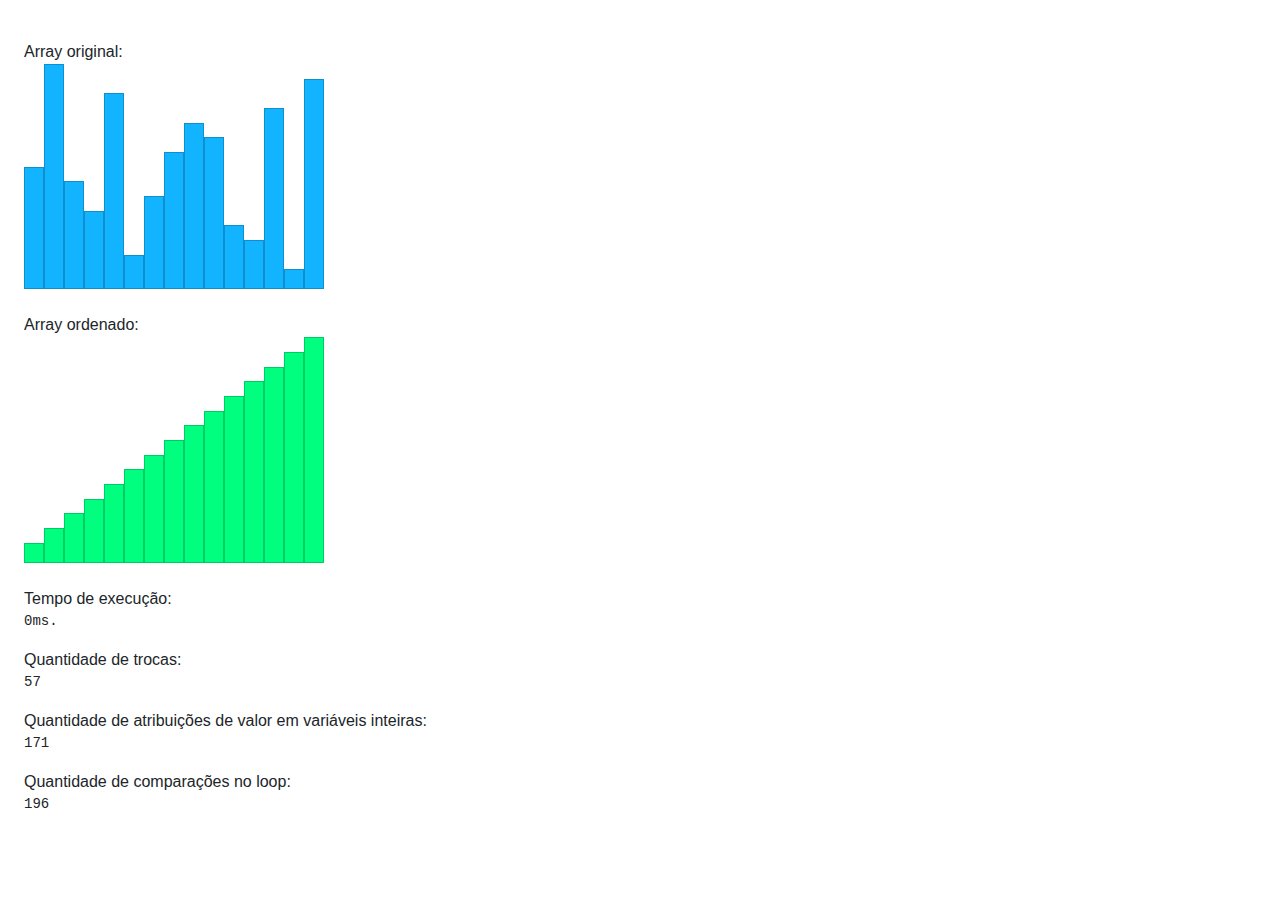
<file: index.html>
<!doctype html>
<html lang="en">
  <head>
    <title>OrdenaShow</title>
    <!-- Required meta tags -->
    <meta charset="utf-8">
    <meta name="viewport" content="width=device-width, initial-scale=1, shrink-to-fit=no">

    <!-- Bootstrap CSS -->
    <link rel="stylesheet" href="https://stackpath.bootstrapcdn.com/bootstrap/4.3.1/css/bootstrap.min.css">
    <link rel="stylesheet" href="style.css">

  </head>
  <body class="">
  <header class="navbar"></header>




    <div class="row m-4">
      <div id="apresentaArrayOriginal" class="">
        Array original:
        <div id="arrayOriginal" class="d-flex align-items-end"></div>
      </div>

    </div>
    <div class="row m-4">
      <div id="apresentaArray" class="">
        Array ordenado:
        <div id="arrayOrdenado" class="d-flex align-items-end mb-4"></div>
        Tempo de execução: <pre id="tempoGasto"></pre>
        Quantidade de trocas: <pre id="qtdTroca"></pre>
        Quantidade de atribuições de valor em variáveis inteiras: <pre id="qtdAtribuicoesVariaveis"></pre>
        Quantidade de comparações no loop: <pre id="qtdLoop"></pre>
      </div>
    </div>


    <pre id="teste"></pre>


      
    <!-- Optional JavaScript -->
    <!-- jQuery first, then Popper.js, then Bootstrap JS -->
    <script src="https://code.jquery.com/jquery-3.3.1.slim.min.js"></script>
    <script src="https://cdnjs.cloudflare.com/ajax/libs/popper.js/1.14.7/umd/popper.min.js"></script>
    <script src="https://stackpath.bootstrapcdn.com/bootstrap/4.3.1/js/bootstrap.min.js"></script>
    <script type="text/javascript" src="ordenacao.js"></script>
  </body>
</html>
</file>
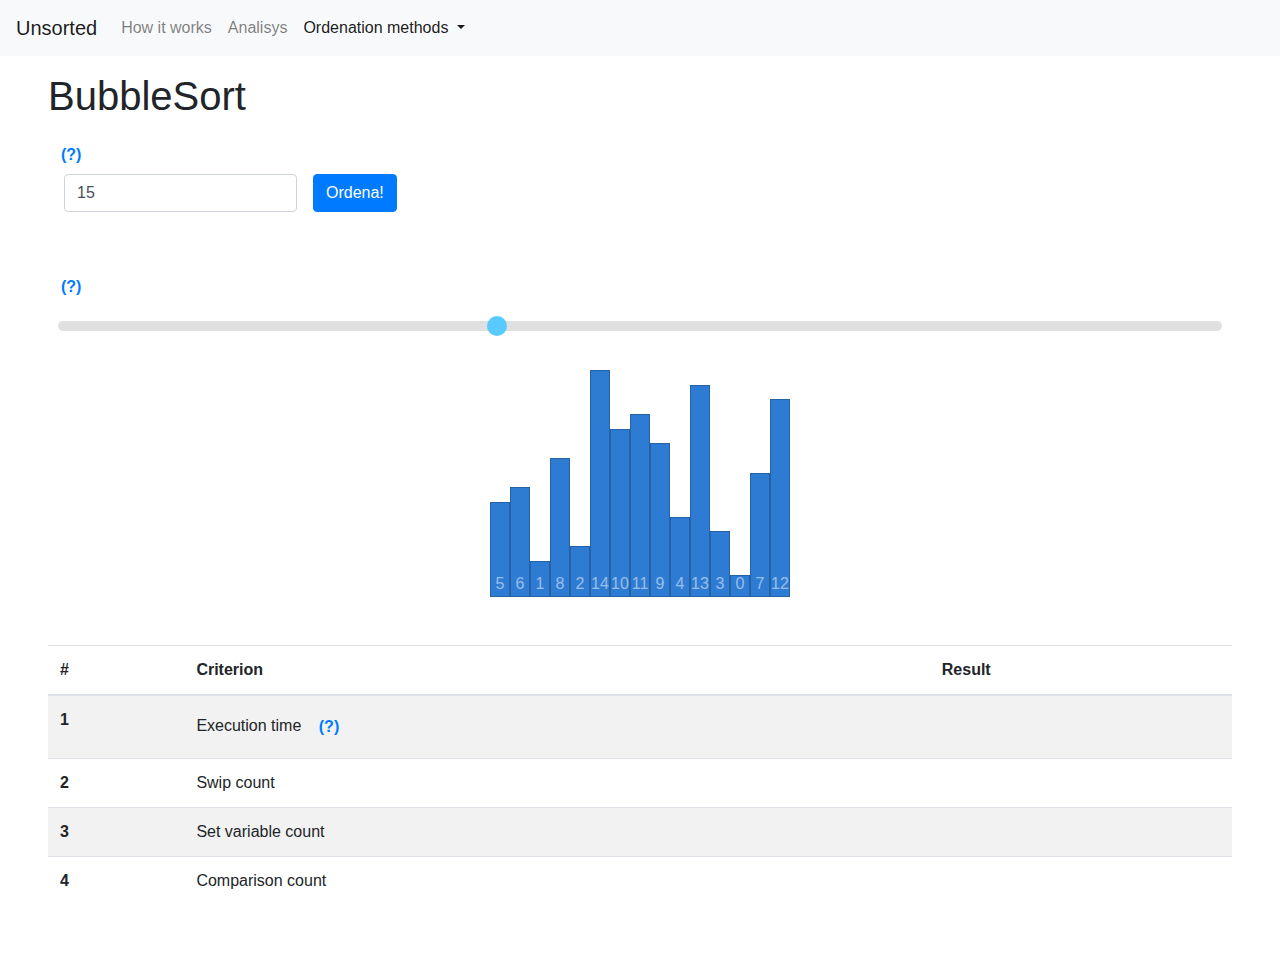
<file: view/bubble.html>
<!doctype html>
<html lang="en">
  <head>
      <title>BubbleSort</title>
      <!-- Required meta tags -->
      <meta charset="utf-8">
      <meta name="viewport" content="width=device-width, initial-scale=1, shrink-to-fit=no">
      <meta name="description" content="Método de ordenação BubbleSort">
      <meta name="keywords" content="BubbleSort, Método de Ordenação, Funcionamento do BubbleSort, Como funciona o BubbleSort">

      <!-- Bootstrap CSS -->
      <link rel="stylesheet" href="https://stackpath.bootstrapcdn.com/bootstrap/4.3.1/css/bootstrap.min.css">
      <link rel="stylesheet" href="style.css">

  </head>
  <body class="">

    <!-- NAVBAR INÍCIO -->
    <nav class="navbar navbar-expand-lg navbar-light bg-light">
      <a class="navbar-brand" href="home.html">Unsorted</a>
      <button class="navbar-toggler" type="button" data-toggle="collapse" data-target="#navbarNavDropdown" aria-controls="navbarNavDropdown" aria-expanded="false" aria-label="Toggle navigation">
        <span class="navbar-toggler-icon"></span>
      </button>
      <div class="collapse navbar-collapse" id="navbarNavDropdown">
        <ul class="navbar-nav">
          <li class="nav-item">
            <a class="nav-link" href="#">How it works</a>
          </li>
          <li class="nav-item">
            <a class="nav-link" href="#">Analisys</a>
          </li>
          <li class="nav-item active dropdown">
            <a class="nav-link dropdown-toggle" href="#" id="navbarDropdownMenuLink" role="button" data-toggle="dropdown" aria-haspopup="true" aria-expanded="false">
              Ordenation methods
            </a>
            <div class="dropdown-menu" aria-labelledby="navbarDropdownMenuLink">
              <a class="dropdown-item" href="bubble.html">BubbleSort</a>
              <a class="dropdown-item" href="home.html">QuickSort</a>
              <a class="dropdown-item" href="#">MergeSort</a>
            </div>
          </li>
        </ul>
      </div>
    </nav>
    <!-- NAVBAR FIM -->

   
    <h1 class="display-4 ml-5 mt-3">BubbleSort</h1>

    <div class="mt-3 ml-5 mr-5">
      <button type="button" class="btn btn-link" data-toggle="modal" data-target="#modalinfobotaoordenar">
        <b>(?)</b>
      </button>
    </div>
    <form class="form-inline ml-5 mr-5">
        <div class="form-group mx-sm-3 mb-2">
          <label for="tamanhoArray" class="sr-only">Array size</label>
          <input id="tamanhoArray" type="number" class="form-control" value="15"  placeholder="Tamanho do array">
        </div>
        <button id="executar_bubble" type="button" class="btn btn-primary mb-2">Ordena!</button>
      </form>

    <div id="exibeMetodo">

        <div class="mt-5 ml-5 mr-5">
          <button type="button" class="btn btn-link" data-toggle="modal" data-target="#modalinfovelocidadeordenacao">
            <b>(?)</b>
          </button>
        </div>

        <div class="d-flex justfy-content-center flex-column ml-5 mr-5 mb-5">
            <div class="d-flex justfy-content-center align-items-center" >
                <p><i class="fa fa-play" style="margin-top: 20px; margin-right: 10px"></i></p>
                <label for="velocidade-animacao"></label>
                <input id="velocidade-animacao" class="slider-velociade" title="Velocidade da Animação" type="range" value="1250" min="500" max="2500">
                <p><i class="fa fa-forward" style="margin-top: 20px; margin-left: 10px"></i></p>
            </div><br>
            <div id="arrayOriginal" class="d-flex align-self-center align-items-end"></div>
        </div>

        <div class="row m-5">

          <table class="table table-striped">
            <thead>
              <tr>
                <th scope="col">#</th>
                <th scope="col">Criterion</th>
                <th scope="col">Result</th>
              </tr>
            </thead>
            <tbody>
              <tr>
                <th scope="row">1</th>
                <td>Execution time 
                  <button type="button" class="btn btn-link" data-toggle="modal" data-target="#modalinfotempoordenacao">
                    <b>(?)</b>
                  </button></td>
                <td id="tempoGasto"></td>
              </tr>
              <tr>
                <th scope="row">2</th>
                <td>Swip count</td>
                <td id="qtdTroca"></td>
              </tr>
              <tr>
                <th scope="row">3</th>
                <td>Set variable count</td>
                <td id="qtdAtribuicoesVariaveis"></td>
              </tr>
              <tr>
                <th scope="row">4</th>
                <td>Comparison count</td>
                <td id="qtdLoop"></td>
              </tr>
            </tbody>
          </table>

          <!-- <div id="apresentaArray" class="">
            Array ordenado:
            <div id="arrayOrdenado" class="d-flex align-items-end mb-4"></div>
            Tempo de execução: <pre id="tempoGasto"></pre>
            Quantidade de trocas: <pre id="qtdTroca"></pre>
            Quantidade de atribuições de valor em variáveis inteiras: <pre id="qtdAtribuicoesVariaveis"></pre>
            Quantidade de comparações no loop: <pre id="qtdLoop"></pre>
          </div> -->

          <!-- Modal da velocidade da ordenação-->
          <div class="modal fade" id="modalinfobotaoordenar" tabindex="-1" role="dialog" aria-labelledby="modalinfobotaoordenar" aria-hidden="true">
            <div class="modal-dialog" role="document">
              <div class="modal-content">
                <div class="modal-header">
                  <h5 class="modal-title" id="modalinfo"><b>Sobre a ordenação:</b></h5>
                  <button type="button" class="close" data-dismiss="modal" aria-label="Fechar">
                    <span aria-hidden="true">&times;</span>
                  </button>
                </div>
                <div class="modal-body">
                  <p>When chose the array size and starts the ordenation, the animation show how this method works.</p>
                </div>
                <div class="modal-footer">
                  <button type="button" class="btn btn-secondary" data-dismiss="modal">Fechar</button>
                </div>
              </div>
            </div>
          </div>

          <!-- Modal da velocidade da ordenação-->
          <div class="modal fade" id="modalinfovelocidadeordenacao" tabindex="-1" role="dialog" aria-labelledby="modalinfovelocidadeordenacao" aria-hidden="true">
            <div class="modal-dialog" role="document">
              <div class="modal-content">
                <div class="modal-header">
                  <h5 class="modal-title" id="modalinfo"><b>About ordenation velocity:</b></h5>
                  <button type="button" class="close" data-dismiss="modal" aria-label="Fechar">
                    <span aria-hidden="true">&times;</span>
                  </button>
                </div>
                <div class="modal-body">
                  <p>This bar change the animation velocity.</p>
                </div>
                <div class="modal-footer">
                  <button type="button" class="btn btn-secondary" data-dismiss="modal">Fechar</button>
                </div>
              </div>
            </div>
          </div>

          <!-- Mmodal da do critério de temmpo de ordenação-->
          <div class="modal fade" id="modalinfotempoordenacao" tabindex="-1" role="dialog" aria-labelledby="modalinfotempoordenacao" aria-hidden="true">
            <div class="modal-dialog" role="document">
              <div class="modal-content">
                <div class="modal-header">
                  <h5 class="modal-title" id="modalinfo"><b>About the ordenation time:</b></h5>
                  <button type="button" class="close" data-dismiss="modal" aria-label="Fechar">
                    <span aria-hidden="true">&times;</span>
                  </button>
                </div>
                <div class="modal-body">
                  <p>To perform a fair analysis of each sorting method, before the visual presentation of the sorting, the algorithm is executed to measure the runtime.</p>
                  <p>Subsequently, the other analyses are performed during the execution that the user follows on the screen. This is to avoid influencing the time of the first execution.</p>
                </div>
                <div class="modal-footer">
                  <button type="button" class="btn btn-secondary" data-dismiss="modal">Fechar</button>
                </div>
              </div>
            </div>
          </div>

        </div>
    </div>


      
    <!-- Optional JavaScript -->
    <!-- jQuery first, then Popper.js, then Bootstrap JS -->
    <script src="https://code.jquery.com/jquery-3.3.1.slim.min.js"></script>
    <script src="https://cdnjs.cloudflare.com/ajax/libs/popper.js/1.14.7/umd/popper.min.js"></script>
    <script src="https://stackpath.bootstrapcdn.com/bootstrap/4.3.1/js/bootstrap.min.js"></script>
    <script type="text/javascript" src="JS/bubble.js"></script>
  </body>
</html>
</file>
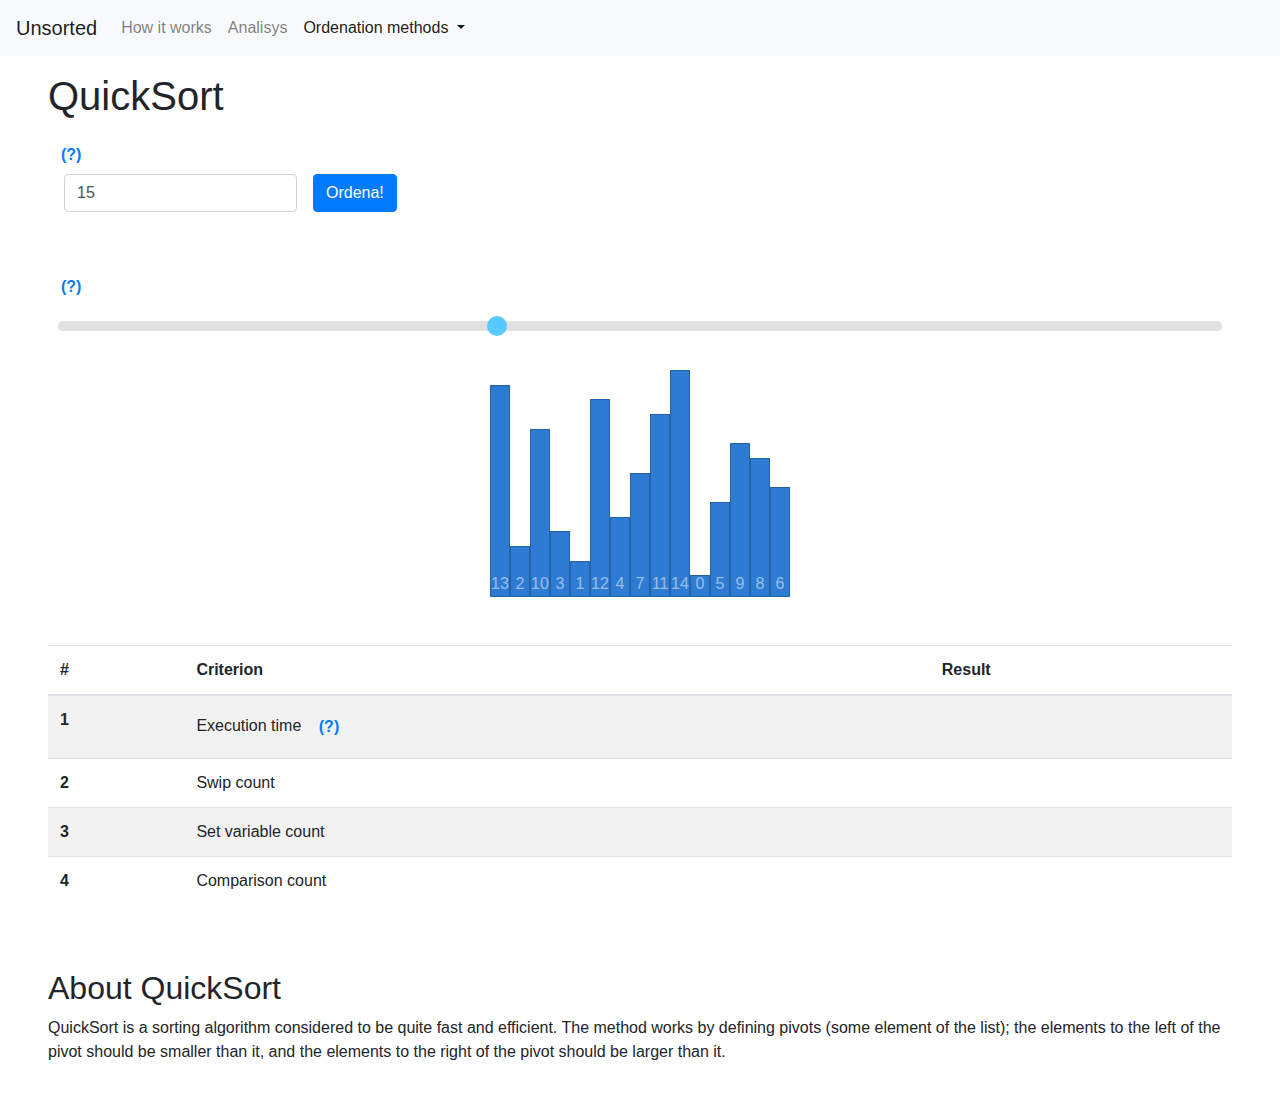
<file: view/home.html>
<!doctype html>
<html lang="en">
  <head>
      <title>QuickSort</title>
      <!-- Required meta tags -->
      <meta charset="utf-8">
      <meta name="viewport" content="width=device-width, initial-scale=1, shrink-to-fit=no">
      <meta name="description" content="Método de ordenação QuickSort">
      <meta name="keywords" content="QuickSort, Método de Ordenação, Funcionamento do QuickSort, Como funciona o QuickSort">

      <!-- Bootstrap CSS -->
      <link rel="stylesheet" href="https://stackpath.bootstrapcdn.com/bootstrap/4.3.1/css/bootstrap.min.css">
      <link rel="stylesheet" href="style.css">

  </head>
  <body class="">

    <!-- NAVBAR INÍCIO -->
    <nav class="navbar navbar-expand-lg navbar-light bg-light">
      <a class="navbar-brand" href="home.html">Unsorted</a>
      <button class="navbar-toggler" type="button" data-toggle="collapse" data-target="#navbarNavDropdown" aria-controls="navbarNavDropdown" aria-expanded="false" aria-label="Toggle navigation">
        <span class="navbar-toggler-icon"></span>
      </button>
      <div class="collapse navbar-collapse" id="navbarNavDropdown">
        <ul class="navbar-nav">
          <li class="nav-item">
            <a class="nav-link" href="#">How it works</a>
          </li>
          <li class="nav-item">
            <a class="nav-link" href="#">Analisys</a>
          </li>
          <li class="nav-item active dropdown">
            <a class="nav-link dropdown-toggle" href="#" id="navbarDropdownMenuLink" role="button" data-toggle="dropdown" aria-haspopup="true" aria-expanded="false">
              Ordenation methods
            </a>
            <div class="dropdown-menu" aria-labelledby="navbarDropdownMenuLink">
                <a class="dropdown-item" href="bubble.html">BubbleSort</a>
                <a class="dropdown-item" href="home.html">QuickSort</a>
                <a class="dropdown-item" href="#">MergeSort</a>
              </div>
          </li>
        </ul>
      </div>
    </nav>
    <!-- NAVBAR FIM -->
    
    <h1 class="display-4 ml-5 mt-3">QuickSort</h1>

    <div class="mt-3 ml-5 mr-5">
      <button type="button" class="btn btn-link" data-toggle="modal" data-target="#modalinfobotaoordenar">
        <b>(?)</b>
      </button>
    </div>
    <form class="form-inline ml-5 mr-5">
        <div class="form-group mx-sm-3 mb-2">
          <label for="tamanhoArray" class="sr-only">Array size</label>
          <input id="tamanhoArray" type="number" class="form-control" value="15"  placeholder="Tamanho do array">
        </div>
        <button id="executar_quick" type="button" class="btn btn-primary mb-2">Ordena!</button>
      </form>

    <div id="exibeMetodo">

        <div class="mt-5 ml-5 mr-5">
          <button type="button" class="btn btn-link" data-toggle="modal" data-target="#modalinfovelocidadeordenacao">
            <b>(?)</b>
          </button>
        </div>

        <div class="d-flex justfy-content-center flex-column ml-5 mr-5 mb-5">
            <div class="d-flex justfy-content-center align-items-center" >
                <p><i class="fa fa-play" style="margin-top: 20px; margin-right: 10px"></i></p>
                <label for="velocidade-animacao"></label>
                <input id="velocidade-animacao" class="slider-velociade" title="Velocidade da Animação" type="range" value="1250" min="500" max="2500">
                <p><i class="fa fa-forward" style="margin-top: 20px; margin-left: 10px"></i></p>
            </div><br>
            <div id="arrayOriginal" class="d-flex align-self-center align-items-end"></div>
        </div>

        <div class="row m-5">

          <table class="table table-striped">
            <thead>
              <tr>
                <th scope="col">#</th>
                <th scope="col">Criterion</th>
                <th scope="col">Result</th>
              </tr>
            </thead>
            <tbody>
              <tr>
                <th scope="row">1</th>
                <td>Execution time 
                  <button type="button" class="btn btn-link" data-toggle="modal" data-target="#modalinfotempoordenacao">
                    <b>(?)</b>
                  </button></td>
                <td id="tempoGasto"></td>
              </tr>
              <tr>
                <th scope="row">2</th>
                <td>Swip count</td>
                <td id="qtdTroca"></td>
              </tr>
              <tr>
                <th scope="row">3</th>
                <td>Set variable count</td>
                <td id="qtdAtribuicoesVariaveis"></td>
              </tr>
              <tr>
                <th scope="row">4</th>
                <td>Comparison count</td>
                <td id="qtdLoop"></td>
              </tr>
            </tbody>
          </table>

          <!-- <div id="apresentaArray" class="">
            Array ordenado:
            <div id="arrayOrdenado" class="d-flex align-items-end mb-4"></div>
            Tempo de execução: <pre id="tempoGasto"></pre>
            Quantidade de trocas: <pre id="qtdTroca"></pre>
            Quantidade de atribuições de valor em variáveis inteiras: <pre id="qtdAtribuicoesVariaveis"></pre>
            Quantidade de comparações no loop: <pre id="qtdLoop"></pre>
          </div> -->

          <!-- Modal da velocidade da ordenação-->
          <div class="modal fade" id="modalinfobotaoordenar" tabindex="-1" role="dialog" aria-labelledby="modalinfobotaoordenar" aria-hidden="true">
            <div class="modal-dialog" role="document">
              <div class="modal-content">
                <div class="modal-header">
                  <h5 class="modal-title" id="modalinfo"><b>Sobre a ordenação:</b></h5>
                  <button type="button" class="close" data-dismiss="modal" aria-label="Fechar">
                    <span aria-hidden="true">&times;</span>
                  </button>
                </div>
                <div class="modal-body">
                  <p>When chose the array size and starts the ordenation, the animation show how this method works.</p>
                </div>
                <div class="modal-footer">
                  <button type="button" class="btn btn-secondary" data-dismiss="modal">Fechar</button>
                </div>
              </div>
            </div>
          </div>

          <!-- Modal da velocidade da ordenação-->
          <div class="modal fade" id="modalinfovelocidadeordenacao" tabindex="-1" role="dialog" aria-labelledby="modalinfovelocidadeordenacao" aria-hidden="true">
            <div class="modal-dialog" role="document">
              <div class="modal-content">
                <div class="modal-header">
                  <h5 class="modal-title" id="modalinfo"><b>About ordenation velocity:</b></h5>
                  <button type="button" class="close" data-dismiss="modal" aria-label="Fechar">
                    <span aria-hidden="true">&times;</span>
                  </button>
                </div>
                <div class="modal-body">
                  <p>This bar change the animation velocity.</p>
                </div>
                <div class="modal-footer">
                  <button type="button" class="btn btn-secondary" data-dismiss="modal">Fechar</button>
                </div>
              </div>
            </div>
          </div>

          <!-- Mmodal da do critério de temmpo de ordenação-->
          <div class="modal fade" id="modalinfotempoordenacao" tabindex="-1" role="dialog" aria-labelledby="modalinfotempoordenacao" aria-hidden="true">
            <div class="modal-dialog" role="document">
              <div class="modal-content">
                <div class="modal-header">
                  <h5 class="modal-title" id="modalinfo"><b>About the ordenation time:</b></h5>
                  <button type="button" class="close" data-dismiss="modal" aria-label="Fechar">
                    <span aria-hidden="true">&times;</span>
                  </button>
                </div>
                <div class="modal-body">
                  <p>To perform a fair analysis of each sorting method, before the visual presentation of the sorting, the algorithm is executed to measure the runtime.</p>
                  <p>Subsequently, the other analyses are performed during the execution that the user follows on the screen. This is to avoid influencing the time of the first execution.</p>
                </div>
                <div class="modal-footer">
                  <button type="button" class="btn btn-secondary" data-dismiss="modal">Fechar</button>
                </div>
              </div>
            </div>
          </div>

        </div>
    </div>

    <div class="m-5">
      <h2>About QuickSort</h2>

      <p>QuickSort is a sorting algorithm considered to be quite fast and efficient. The method works by defining pivots (some element of the list); the elements to the left of the pivot should be smaller than it, and the elements to the right of the pivot should be larger than it.</p>
    </div>

    


      
    <!-- Optional JavaScript -->
    <!-- jQuery first, then Popper.js, then Bootstrap JS -->
    <script src="https://code.jquery.com/jquery-3.3.1.slim.min.js"></script>
    <script src="https://cdnjs.cloudflare.com/ajax/libs/popper.js/1.14.7/umd/popper.min.js"></script>
    <script src="https://stackpath.bootstrapcdn.com/bootstrap/4.3.1/js/bootstrap.min.js"></script>
    <script type="text/javascript" src="JS/quick.js"></script>
  </body>
</html>
</file>
<file: style.css>
.valor-bloco{
    display: none;
    text-align: center;
}

.bloco-azul{
    margin: 0;
    width: 20px;
    border: 1px solid rgba(0, 0, 0, .2);
    background: #13b4ff;
}

.bloco-azul:hover .valor-bloco{
    display: block;
    color: white;
    text-align: center;
}

.bloco-verde{
    margin: 0;
    width: 20px;
    border: 1px solid rgba(0, 0, 0, .2);
    background: springgreen;
}

.bloco-verde:hover .valor-bloco{
    display: block;
    color: white;
    text-align: center;
}
</file>
<file: view/style.css>
.valor-bloco{
    opacity: 0.5;
    text-align: center;
    color: white;
    width: 18px;
}

.bloco-azul{
    margin: 0;
    width: 20px;
    border: 1px solid rgba(0, 0, 0, .2);
    background: #13b4ff;
}

.bloco-azul:hover .valor-bloco{
    opacity: 1;
    color: white;
    text-align: center;
}

.bloco-verde{
    margin: 0;
    width: 20px;
    border: 1px solid rgba(0, 0, 0, .2);
    background: springgreen;
}

.bloco-verde:hover .valor-bloco{
    opacity: 1;
    color: white;
    text-align: center;
}

.bloco-vermelho{
    margin: 0;
    width: 20px;
    border: 1px solid rgba(0, 0, 0, .2);
    background: #ae163e;
}

.bloco-vermelho-classico{
    margin: 0;
    width: 20px;
    border: 1px solid rgba(0, 0, 0, .2);
    background: #ff0000;
}

.bloco-amarelo{
    margin: 0;
    width: 20px;
    border: 1px solid rgba(0, 0, 0, .2);
    background: rgb(208, 255, 0);
}

.bloco-laranja{
    margin: 0;
    width: 20px;
    border: 1px solid rgba(0, 0, 0, .2);
    background: #FA7558;
}

.bloco-azul{
    margin: 0;
    width: 20px;
    border: 1px solid rgba(0, 0, 0, .2);
    background: #2e7bd3;
}

.bloco-azul-escuro{
    margin: 0;
    width: 20px;
    border: 1px solid rgba(0, 0, 0, .2);
    background: #132cb9;
}

.slider-velociade{
    -webkit-appearance: none;
    width: 100%;
    height: 10px;
    background: #d3d3d3;
    outline: none;
    border-radius: 5px;
    opacity: 0.7;
    -webkit-transition: .2s;
    transition: opacity .2s;
}

.slider-velociade:hover {
    opacity: 1;
}

/* Altera bola do slider para firefox */
.slider-velociade::-moz-range-thumb {
  width: 20px;
  height: 20px;
  background: #13b4ff;
  cursor: pointer;
}

/* Altera bola do slider para demais navegadores */
.slider-velociade::-webkit-slider-thumb {
    -webkit-appearance: none;
    appearance: none;
    width: 20px;
    height: 20px;
    border-radius: 50px;
    background: #13b4ff;
    cursor: pointer;
}

html{
    font-family: "Times New Roman", Times, serif;
}

.display-4{
font-size: 40px !important;
}
</file>
